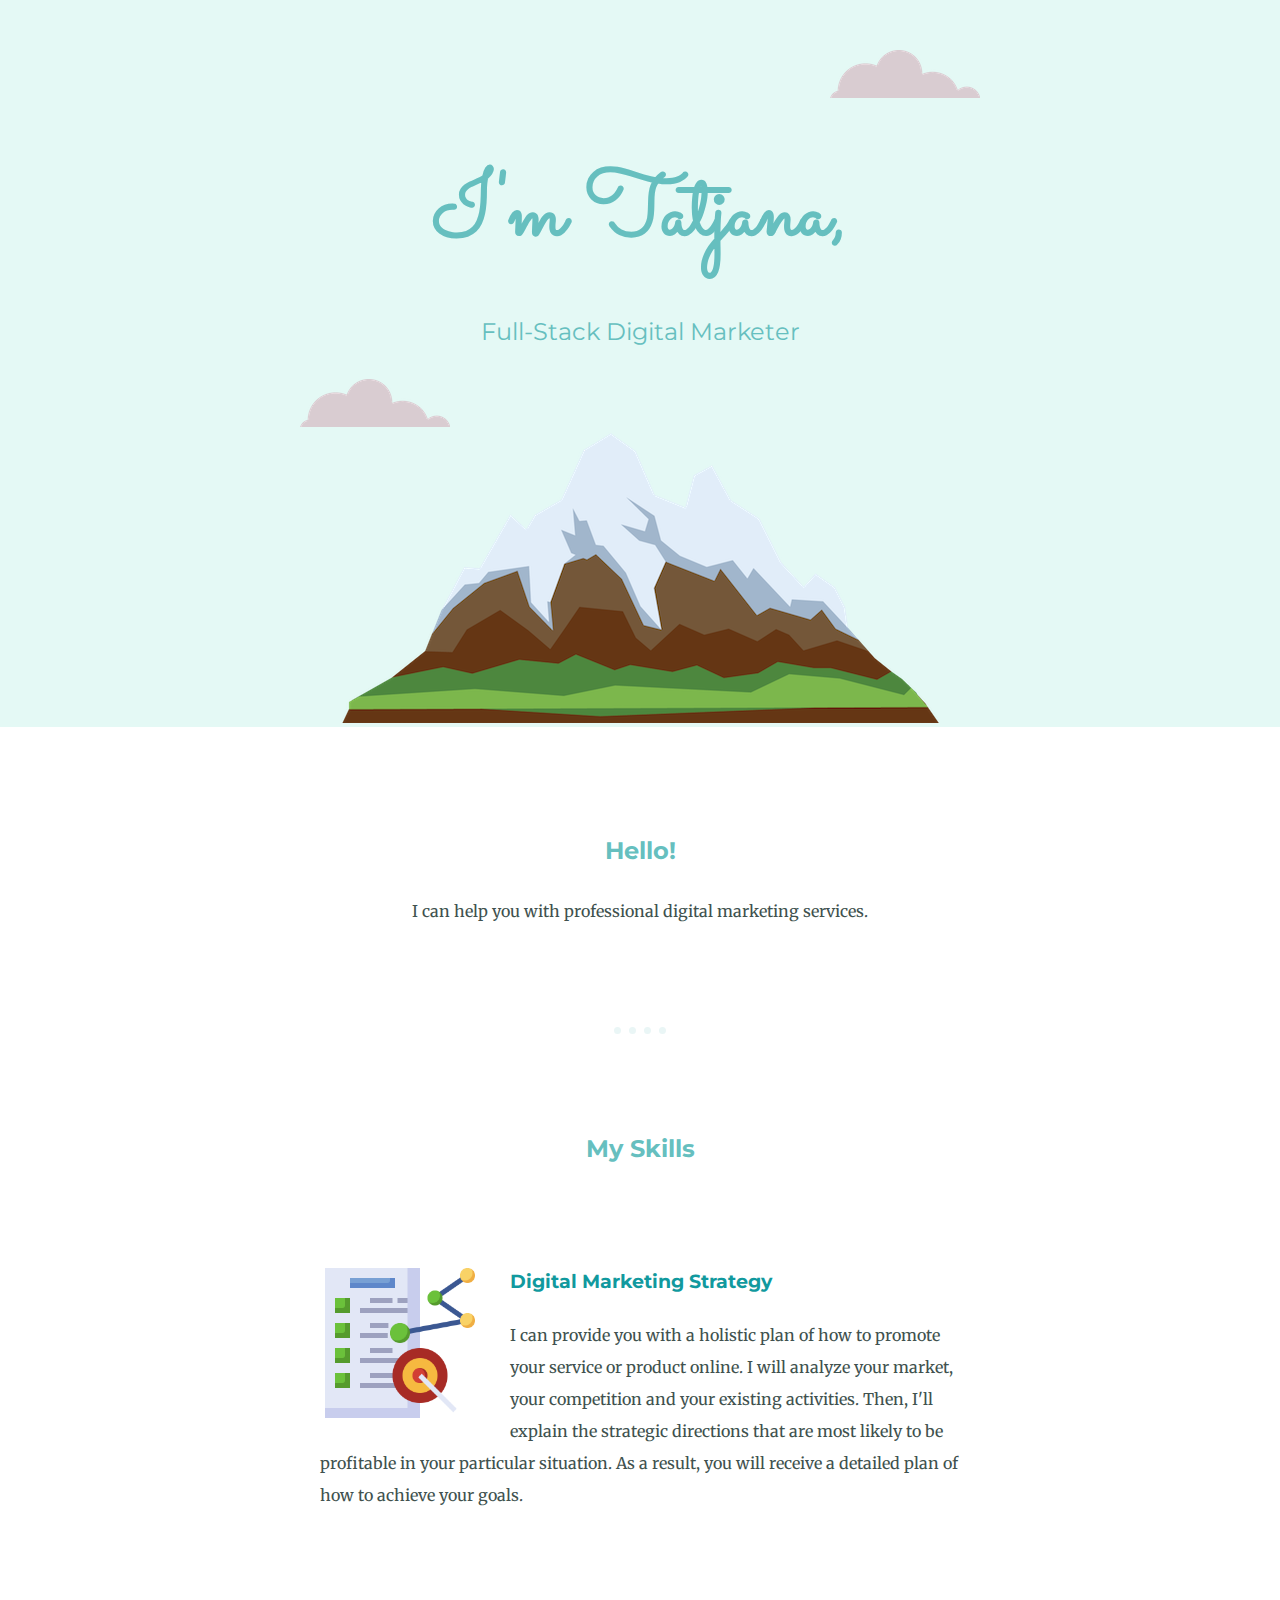
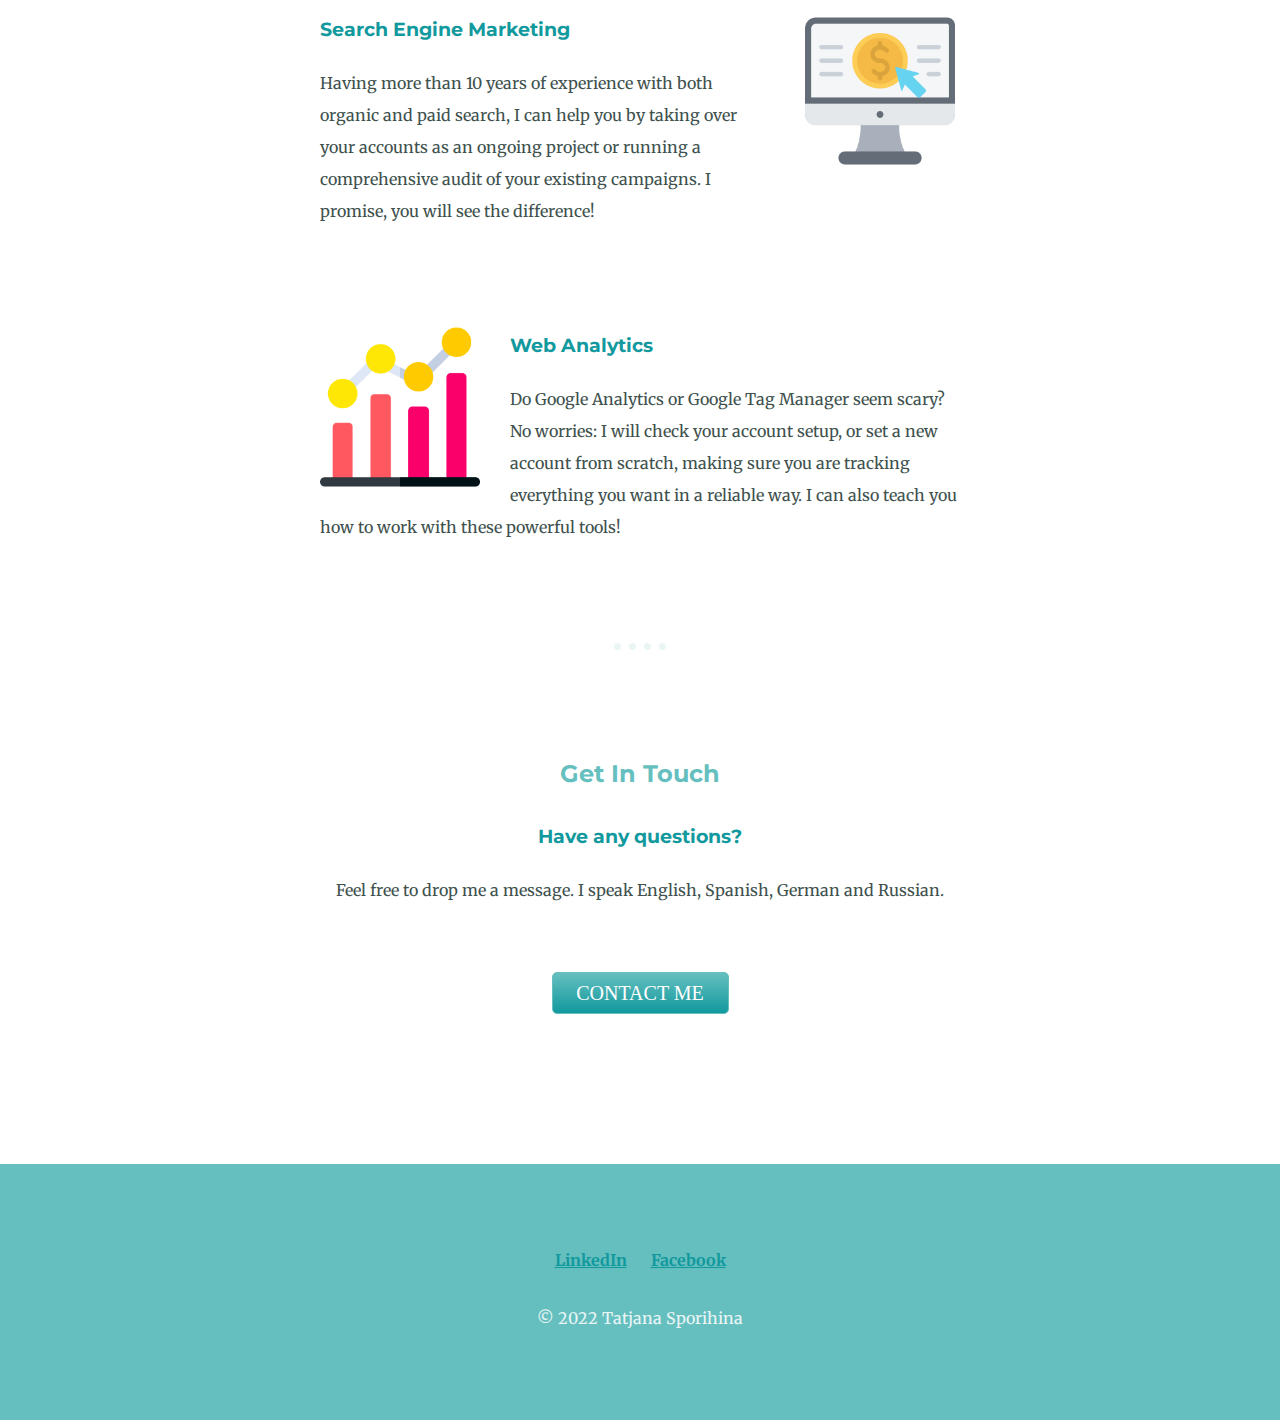
<file: HTML_1/index.html>
<!DOCTYPE html>
<html lang="en">
<head>
    <meta charset="UTF-8">
    <meta name="viewport" content="width=device-width, initial-scale=1.0">
    <meta http-equiv="X-UA-Compatible" content="ie=edge">
    <title>Tatjana Sporihina</title>
    <link href="<link rel="preconnect" href="https://fonts.googleapis.com">
<link rel="preconnect" href="https://fonts.googleapis.com">
<link rel="preconnect" href="https://fonts.gstatic.com" crossorigin>
<link href="https://fonts.googleapis.com/css2?family=Merriweather:ital,wght@0,300;0,400;0,700;1,300;1,400&family=Montserrat:wght@300;400;700&family=Parisienne&family=Sacramento&display=swap" rel="stylesheet">
<link rel="stylesheet" href="css/styles.css">
    <link rel="icon" href="favicon.ico">
</head>
<body>
<div class="top-container">

<img class="upper_cloud" src="Images/cloud.png" alt="cloud">


<h1>I'm Tatjana,</h1>

<h2 class="subtitle">Full-Stack Digital Marketer</h2>
<img class="bottom_cloud" src="Images/cloud.png" alt="cloud">
    <img src="Images/mountain.png" alt="cloud">

</div>

<div class="middle-container">
  <div class="profile">
    <!--img src="Images/Tatjana.png" alt="Tatjana Sporihina" height = 200-->
    <h2>Hello!</h2>
    <p>I can help you with professional digital marketing services. </p>
  </div>


  <hr>

  <div class="skills">
    <h2>My Skills</h2>

    <div class="skill-row">
      <img class="skill-img-odd" src="Images/plan.png" alt="">
      <h3>Digital Marketing Strategy </h3>
      <p>I can provide you with a holistic plan of how to promote your service or product online. I will analyze your market, your competition and your existing activities.
        Then, I'll explain the strategic directions that are most likely to be profitable in your particular situation. As a result, you will receive a detailed plan of how to achieve your goals.  </p>
    </div>

    <div class="skill-row">
      <img class="skill-img-even" src="Images/ppc.png" alt="">
      <h3>Search Engine Marketing</h3>
      <p>Having more than 10 years of experience with both organic and paid search, I can help you by taking over your accounts as an ongoing project or running a comprehensive audit of your existing campaigns.
        I promise, you will see the difference!</p>
    </div>

      <div class="skill-row">
      <img class="skill-img-odd" src="Images/data-analytics.png" alt="">
      <h3>Web Analytics</h3>
      <p>Do Google Analytics or Google Tag Manager seem scary? No worries: I will check your account setup, or set a new account from scratch, making sure you are tracking everything you want
      in a reliable way. I can also teach you how to work with these powerful tools!
      </p>
    </div>
</div>


  <hr>
  <div class="contact-me">
    <h2>Get In Touch</h2>
    <h3>Have any questions?</h3>
    <p>Feel free to drop me a message. I speak English, Spanish, German and Russian. </p>
    <a class="BUTTON_AAG" href="mailto:test@test.com"> CONTACT ME </a>
  </div>

</div>


<div class="bottom-container">
  <a class="footer-link" href="https://www.linkedin.com/in/tatjanasporihina/">LinkedIn</a>
    <a class="footer-link" href="">Facebook</a>
  <p class="copyright">© 2022 Tatjana Sporihina</p>
</div>




</body>
</html>
</file>
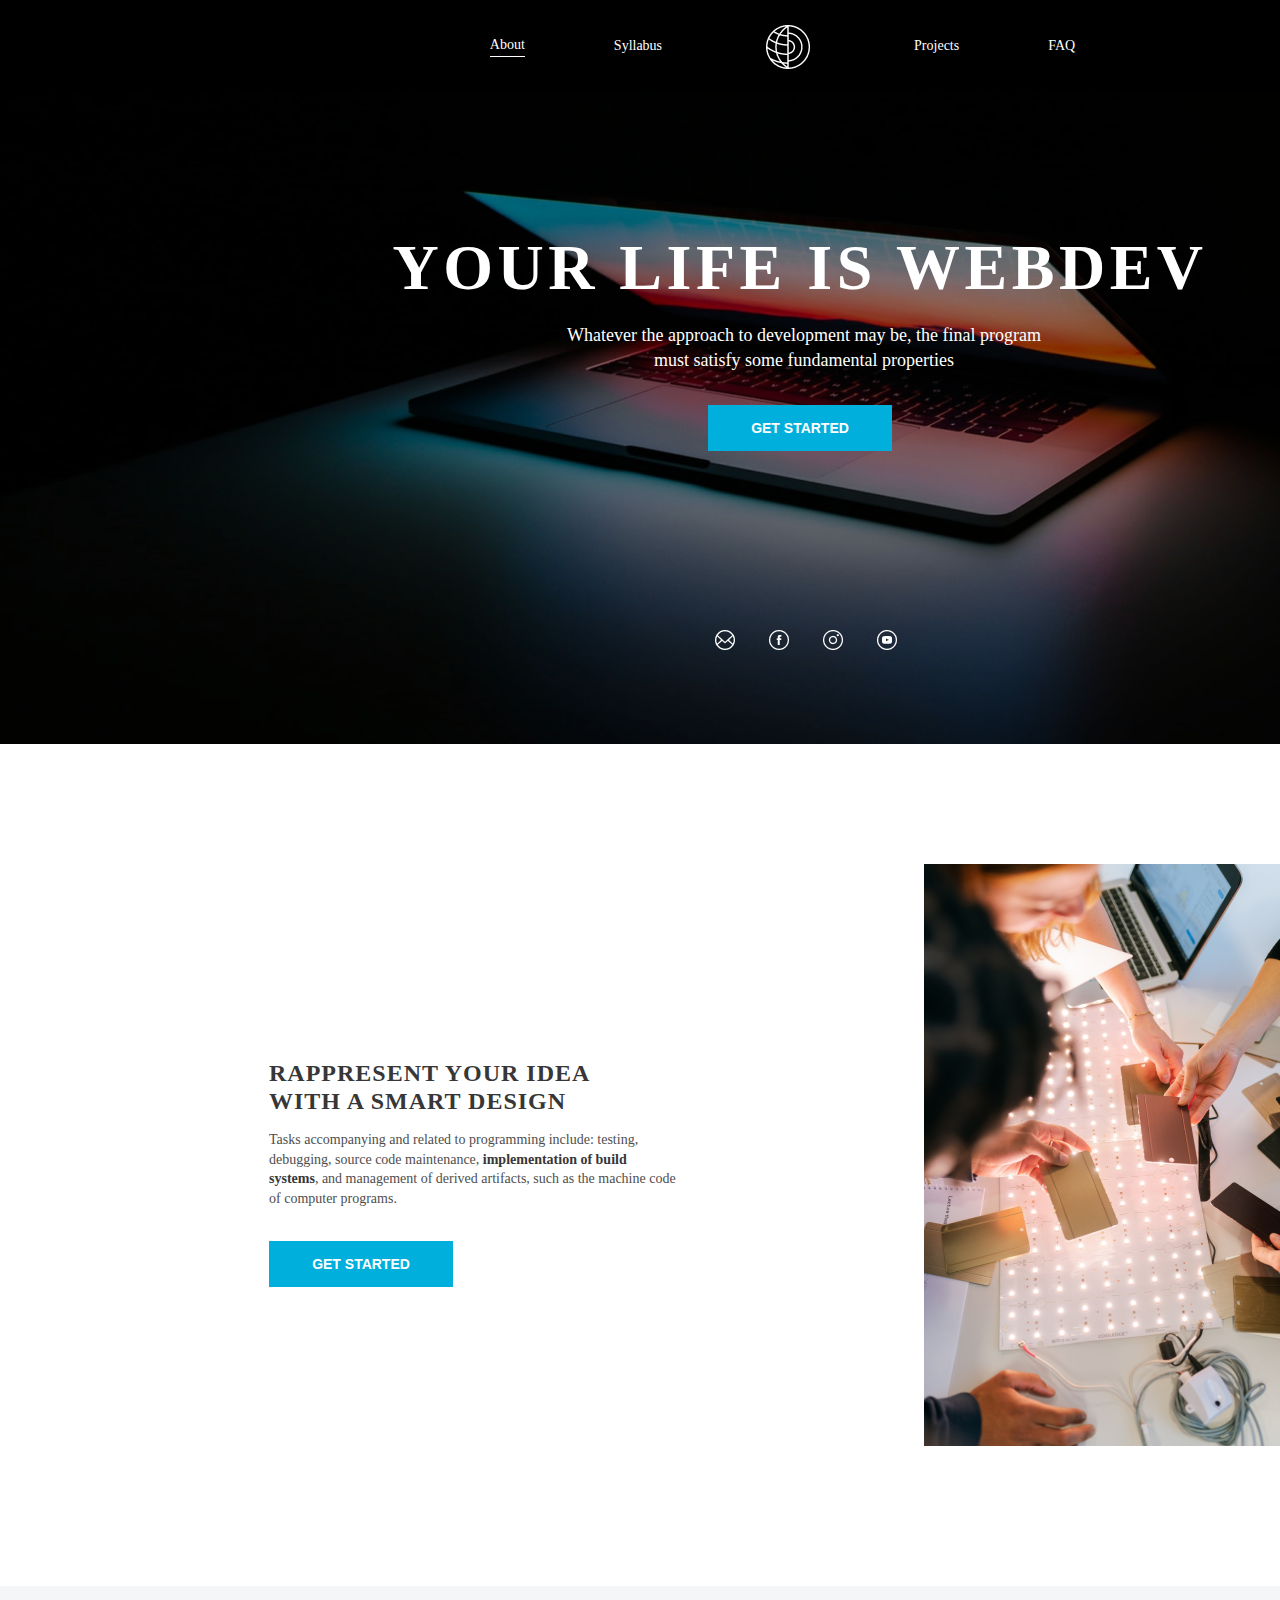
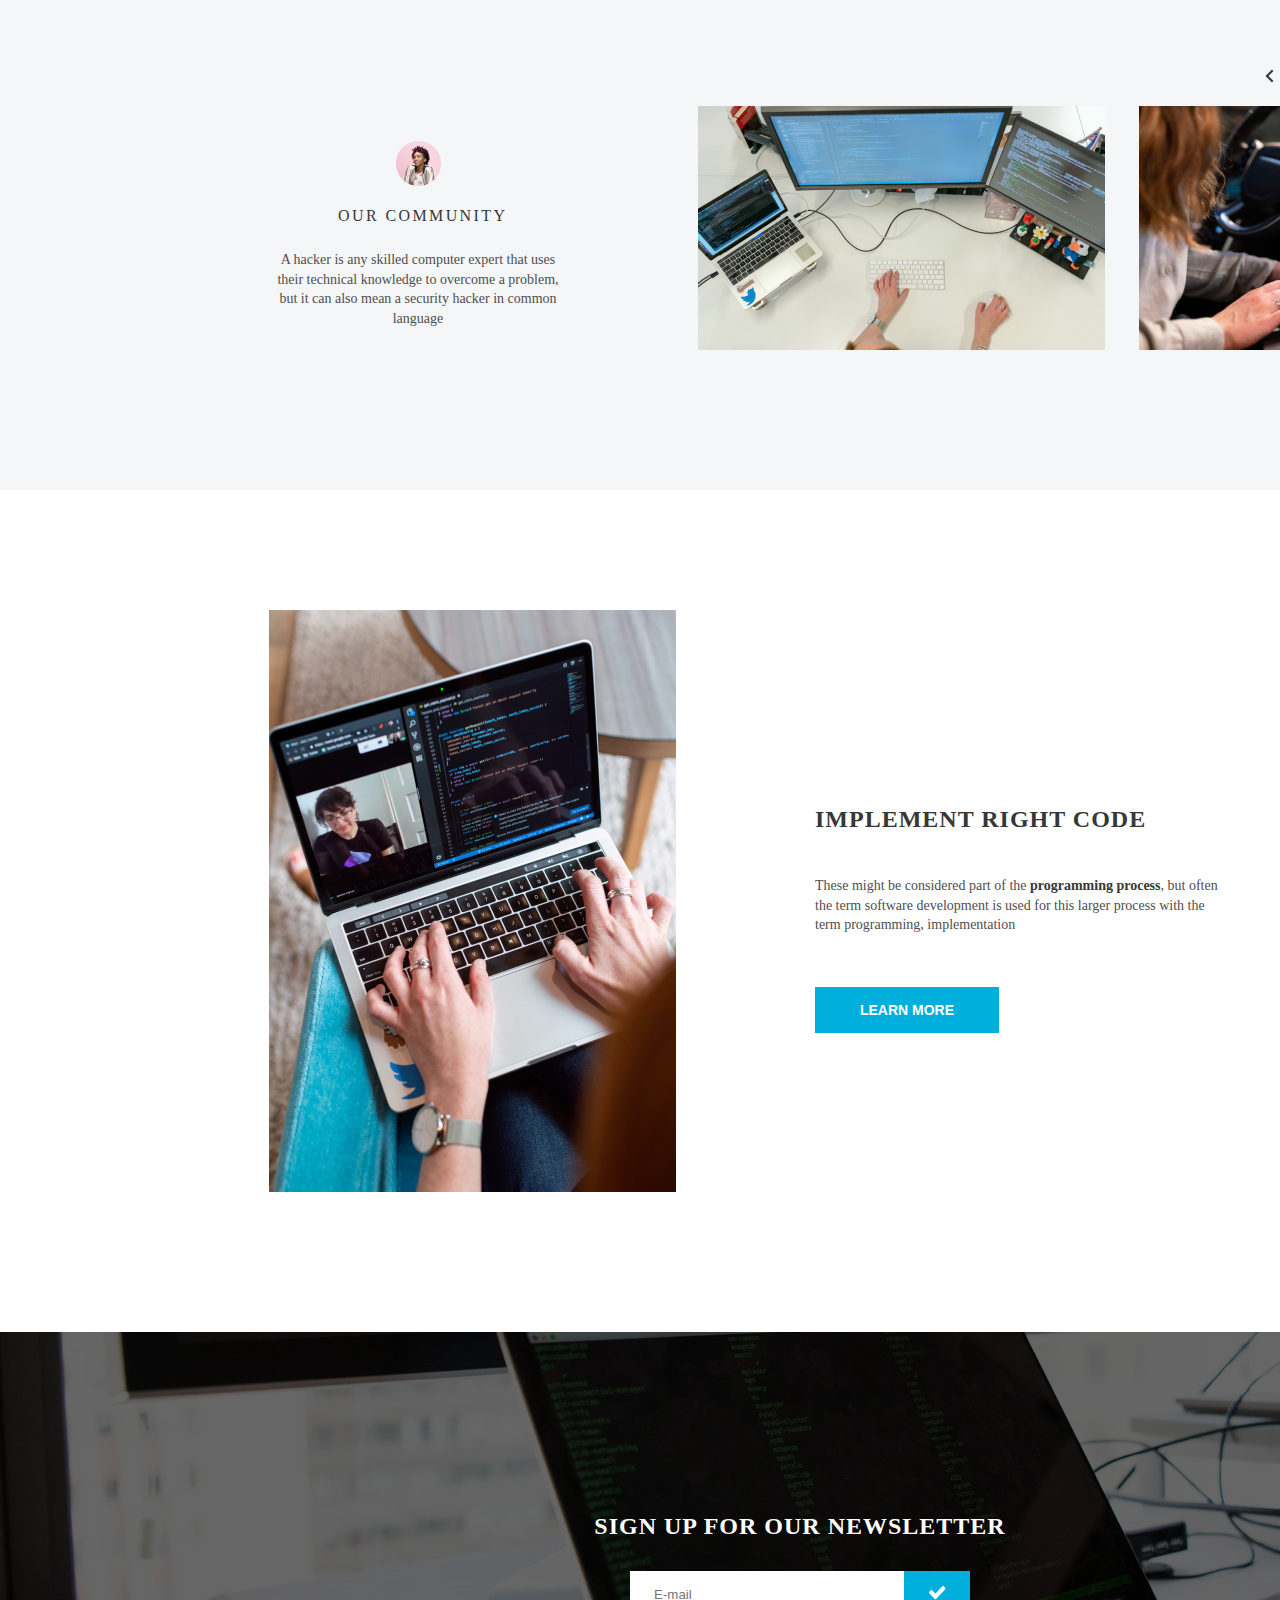
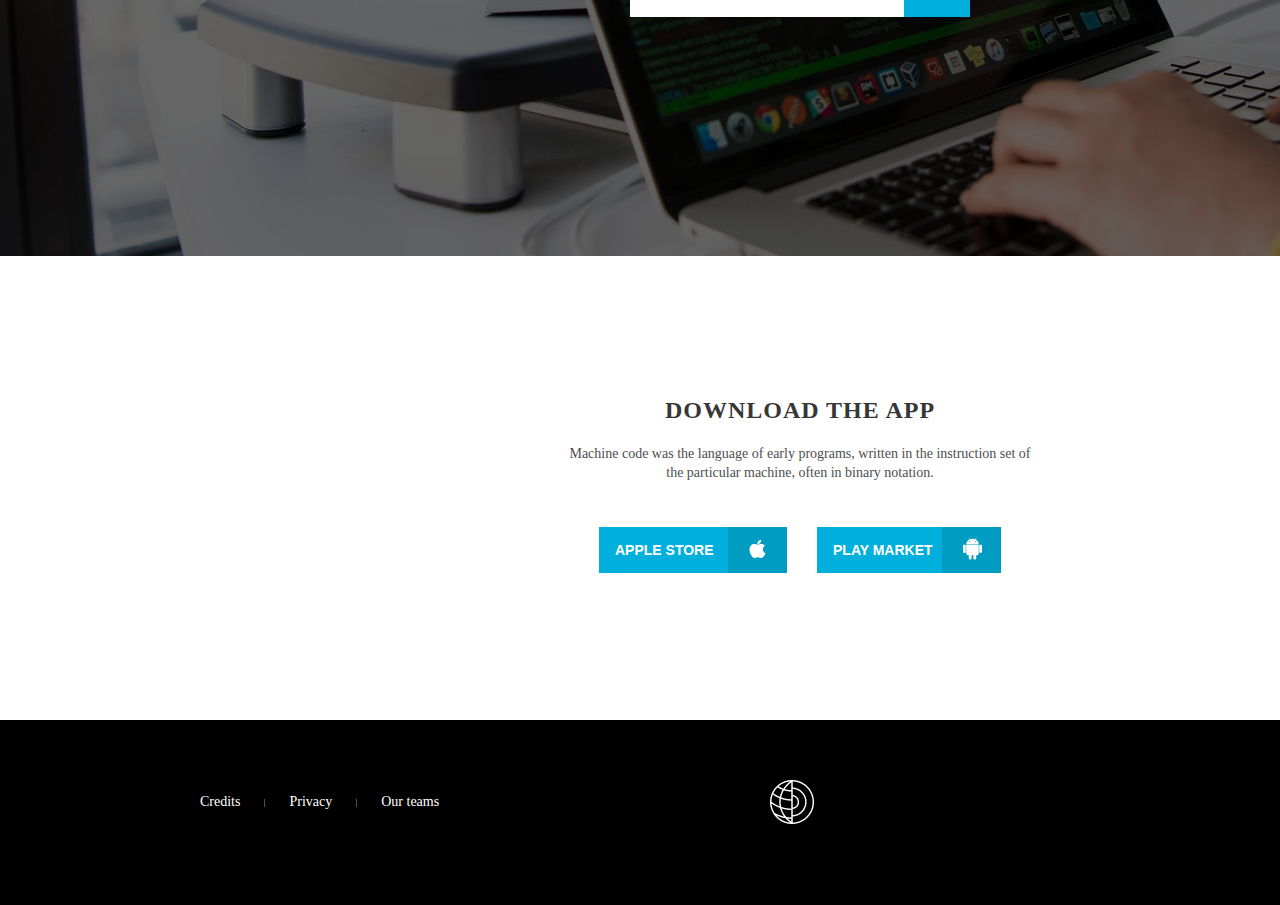
<file: HTML_2/index.html>
<!DOCTYPE html>
<html lang="en" dir="ltr">

<head>
  <meta charset="utf-8">
  <title>RSShool Website by Tatjana Sporihina</title>
  <link rel="stylesheet" href="css/styles.css">

</head>

<body>

  <!-- Header with the image-->
  <div class="bg-image-wrapper">
<img src="images/bg-image.png" alt="">
    <nav>
      <ul>
        <li><a href="#"><span class='underlined'>About</span></a></li>
        <li><a href="#">Syllabus</a></li>
        <li><a href="#"><img src="images/Vector.png" /> </a></li>
        <li><a href="#">Projects</a></li>
        <li><a href="#">FAQ</a></li>
      </ul>
    </nav>



    <ul class="socials">
      <li>
        <a href="#"><img src="images/mail_vector.png" /></a>
      </li>
      <li>
        <a href="#">
          <div class="ellipse">
            <img src="images/facebook_vector.png" />
            <img src="images/Ellipse 27.png" />
            </a>
  </div>
  </li>
  <li>
    <a href="#"><img src="images/instagram_vector.png" /></a>
  </li>
  <li>
    <a href="#">
    <div class="ellipse">
      <img src="images/tg_vector.png" />
      <img src="images/Ellipse 27.png" />
      </a>
  </li>

  </ul>

  <div class="headline">


    <h1>YOUR LIFE IS WEBDEV</h1>

    <p>
      Whatever the approach to development may be, the final program must satisfy some fundamental properties
    </p>
    <button type="button" name="button">GET STARTED</button>



  </div>

  </div>


  <!-- Block 2-->
  <div class="block">
    <h2 class="block1">Rappresent your idea with
      a smart Design</h2>
    <p class="block1">Tasks accompanying and related to programming include:
      testing, debugging, source code maintenance, <span class="p_bold"> implementation
        of build systems</span>, and management of derived artifacts, such as the machine code of computer programs. </p>

    <button type="button" name="button" class="block1">GET STARTED</button>

    <img src="images/content-image-1.png" alt="" class="right-img">

  </div>

  <!-- Block 3-->
  <div class="community block">

    <img class="logo" src="images/userpic.png" alt="">
    <h3>Our community </h3>
    <p class="block3">A hacker is any skilled computer expert that uses their technical knowledge to overcome a problem, but it can also mean a security hacker in common language</p>
    <div class="page_slider">
      <img src="images/arrow-left.png" alt="">
      <span>1</span>
      <span>/</span>
      <span>5</span>
      <img src="images/arrow-right.png"" alt="">
    </div>

    <div class =" slider">
      <img src="images/community1.png" alt="">
      <img src="images/community2.png" alt="">
      <img src="images/community3.png" alt="">
    </div>
  </div>


  <!-- Block 4-->
  <div class="block">
    <h2 class="block2">Implement right Code</h2>
    <p class="block2">These might be considered part of the <span class="p_bold"> programming process</span>, but often the term software development is used for this larger process with the term programming, implementation</p>
    <button type="button" name="button" class="block2">LEARN MORE</button>


    <img src="images/content-image-2.png" alt="" class="left-img">

  </div>

  <!-- Block 5-->

  <div class="signup">
    <img src="images/sign_up.png" />


    <h2>sign up for our newsletter</h2>

    <div class="emailok">
      <input type="email" class="email" name="" id="email" placeholder="E-mail" />
      <button type="button" name="button" class="ok"><img src="images/check-icon.png" /></button>

    </div>

  </div>

  <!--Block 6 -->

  <div class="download block">

    <div class="text">

      <h2>Download the App</h2>
      <p>
        Machine code was the language of early programs, written in the instruction set of the particular machine, often in binary notation.
      </p>

      <div class="download_buttons">
        <div class="apple">
          <button type="button" name="button" class="leftalign">APPLE STORE</button>
          <button type="button" name="button" class="app"><img src="images/apple.png" /></button>

        </div>
        <div class="apple">
          <button type="button" name="button" class="leftalign">PLAY MARKET</button>
          <button type="button" name="button" class="app"><img src="images/android.png" /></button>
        </div>
      </div>

    </div>


  </div>

  <!--Footer -->
  <div class="footer">

    <div class="footer_menu">

      <ul>
        <li>
          <a href="#">Credits</a>
        </li>
        <li>
          <img src="images/mnu-items-divider.png" alt="" />
        </li>
        <li>
          <a href="#">Privacy</a>
        </li>
        <li>
          <img src="images/mnu-items-divider.png" alt="" />
        </li>
        <li>
          <a href="#">Our teams</a>
        </li>
      </ul>
    </div>

    <a class="footer_logo" href="#"><img src="images/Vector.png" /> </a>

    <div class="copyright">
      by TonYem for RSS at 2020
    </div>

  </div>




</body>

</html>
</file>
<file: HTML_1/css/styles.css>
body {
    margin:0;
    text-align:center;
    font-family:'Merriweather', serif;

}

p {
    color:#40514E;
}


h1 {
    margin:50px auto 0 auto;
    font-family: 'Sacramento', cursive;
    font-size:5.625rem;
    color:#66BFBF
}

h2 {
    font-family: 'Montserrat', sans-serif;
    font-size:1.5rem;
    color:#66BFBF;

}

.subtitle {
    font-weight:normal;
    margin-top:2.17rem;

}


h3 {
    font-family: 'Montserrat', sans-serif;
    color:#11999E;
}


.top-container {
    background-color:#E4F9F5;
    position: relative;
    padding-top:100px;


}

.middle-container {
}

.bottom-container {
    background-color:#66BFBF;
    padding:70px;
    line-height:2;
}

.personal-img {
    position: absolute;
    left: 100px;
    top: 50px;
}

.bottom_cloud {
    position: absolute;
    left: 300px;
    bottom: 300px;
}

.upper_cloud {
    position: absolute;
    top:50px;
    right: 300px;
}

.footer-link {
    color:#11999E;
    display:inline-block;
    margin:10px;
    font-weight:bolder;

}


.skill-row {
    width:50%;
    margin:100px auto 100px auto;
    text-align: start;
    line-height:2;
}

.skill-img-odd {
    width:25%;
    float:left;
    margin-right:30px;
}

.skill-img-even {
    width:25%;
    float:right;
    margin-left:30px;
}

.profile {
    width:50%;
    margin:100px auto 100px auto;
    line-height:2;
}

hr {
    border-color: #EAF6F6;
    border-style: dotted none none;
    width:4%;
    border-width:7px;
    margin: 100px auto 100px auto;

}

.BUTTON_AAG {
   background: #66BFBF;
   background-image: -webkit-linear-gradient(top, #66BFBF, #11999E);
   background-image: -moz-linear-gradient(top, #66BFBF, #11999E);
   background-image: -ms-linear-gradient(top, #66BFBF, #11999E);
   background-image: -o-linear-gradient(top, #66BFBF, #11999E);
   background-image: -webkit-gradient(to bottom, #66BFBF, #11999E);
   -webkit-border-radius: 5px;
   -moz-border-radius: 5px;
   border-radius: 5px;
   height: 0;
   line-height: 0;
   color: #FFFFFF;
   font-family: Open Sans;
   width: 135px;
   font-size: 20px;
   padding: 20px;
   border: solid #66BFBF 1px;
   text-decoration: none;
   display: inline-block;
   cursor: pointer;
   text-align: center;
   margin: 50px auto 50px auto;
}

.BUTTON_AAG:hover {
   border: solid #11999E 1px;
   background: #11999E;
   background-image: -webkit-linear-gradient(top, #11999E, #66BFBF);
   background-image: -moz-linear-gradient(top, #11999E, #66BFBF);
   background-image: -ms-linear-gradient(top, #11999E, #66BFBF);
   background-image: -o-linear-gradient(top, #11999E, #66BFBF);
   background-image: -webkit-gradient(to bottom, #11999E, #66BFBF);
   -webkit-border-radius: 5px;
   -moz-border-radius: 5px;
   border-radius: 5px;
   text-decoration: none;
}

.contact-me {
    width:50%;
    margin:100px auto 100px auto;
    line-height:2;
}

.copyright {
    color:#EAF6F6;
}
</file>
<file: HTML_2/css/styles.css>
body {
  margin:0;
  font-family: Roboto;
  width:1600px;
  margin:auto;
}


.bg-image-wrapper{
  position:relative;
  height: 744px;
  width:100%;
  margin-top:0;
  background-size:100% auto;
  background-color: white;
  background-repeat: no-repeat;


}

.headline {
  position:absolute;
  margin:0;
  padding:0;
  top: 230px;
  width:100%;
  text-align:center;
  color:white;

}

h1 {
  margin:0;
  padding:0;
  font-size: 64px;
  font-weight: 700;
  line-height: 75px;
  letter-spacing: 4.5px;
  height: 75px;
}

.headline p{
  position:absolute;
  font-size: 18px;
  font-weight: 400;
  line-height: 25px;
  letter-spacing: 0;
  left:34.5%;
  width: 31.5%;
}

.underlined {
  display:inline-block;
  border-bottom:1px solid white;
  padding-bottom:1px;
}

nav ul li a img {
  padding:25px 15px 15px 15px;
}

nav {
  background-color:black;
  position: absolute;
  width:1600px;
  top: 0;
  z-index:15;

}

nav ul {
  text-align:center;
  margin:0;
  padding:0 0 0 50px;
}

nav ul li, .footer li{
  display:inline-block;
  padding:0;
  vertical-align: middle;
}
nav ul li a, .footer a {
  color: white;
  text-decoration: none;
  margin-right: 85px;
  font-size: 14px;
  font-weight: 500;
  line-height: 20px;
  letter-spacing: 0;
  text-align: left;
}

.socials {
  position:absolute;
  width:auto;
  left:685px;
  bottom:90px;
  padding:0;
  margin:0;
  text-align:center;
}

.ellipse {
  display: inline-flex;
  width:20px;
  height:20px;
}

.ellipse img{
  position:absolute;
}


.socials li {
  display:inline;
  padding-left: 30px;

}

.ellipse a{
  display:inline-flex;
  position:absolute;
  width:20px;
  height:20px;
  align-items:center;
  justify-content: center;
}

.ellipse:hover{
  cursor:pointer;
}

button {
  /*button styles*/
  width: 184px;
  height: 46px;
  background: #00AFDB;
  border:none;
  font-style: normal;
  font-weight: 700;
  font-size: 14px;
  line-height: 16px;
  text-align: center;
  text-transform: uppercase;
  color: #FFFFFF;
}

button:hover {
  background: #009CC2;
  cursor: pointer;

}

.headline button{
  /*specific to headline */
  position:relative;
  top:100px;
}

.block {
  height:842px;
  position:relative;
}

.community {
  height:504px;
  background-color:#F5F6F7;
  position:relative;


}

h2 {
  font-style: normal;
  font-weight: 700;
  font-size: 24px;
  line-height: 28px;
  letter-spacing: 1px;
  text-transform: uppercase;
  color: #373737;
  width: 367px;
  height: 57px;
  top:295px;
  position:absolute;
}

h3 {
  font-style: normal;
  font-weight: 500;
  font-size: 16px;
  line-height: 20px;
  display: flex;
  align-items: center;
  text-align: center;
  letter-spacing: 2.4px;
  text-transform: uppercase;
  color: #373737;
  position:absolute;
  left:338px;
  top:220px;
  margin:0;
}

.page_slider {
  position:absolute;
  top:82px;
  left:1250px;
  font-family: Roboto;
  font-size: 18px;
  font-weight: 400;
  line-height: 18px;
  letter-spacing: 0;
  text-align: right;

}

.block1 {
  position:absolute;
  left:269px;
}

.block2 {
  position:absolute;
  left:815px;
}

.block p {
  font-style: normal;
  font-weight: 400;
  font-size: 14px;
  line-height: 140%;
  color: #4E4E4E;
}

p.block1 {
  position: absolute;
  width: 407px;
  height: 80px;
  top:372px;
}

p.block2  {
  position: absolute;
  width: 407px;
  height: 60px;
  top:372px;
  right:378px;
}

.block3 {
  position: absolute;
  width: 298px;
  height: 80px;
  left:269px;
  top: 250px;
  text-align:center;
}

button.block1 {
  position: absolute;
  top:497px;
}

button.block2 {
  position: absolute;
  top:497px;
  right:605px;
}

.slider{
  position:absolute;
  top:120px;
  right:0;
  overflow:hidden;
}

.page_slider img:hover {
  cursor:pointer;
}

.page_slider img{
  margin: 0 15.34px 0 15.34px;
}

.p_bold {
  color:#373737;
  font-weight: bold;
}

.right-img, .left-img {
  position:absolute;
  top:120px;
}

.right-img {
  right: 269px;
}

.left-img {
  left:269px;
}

.logo {
  position:absolute;
  left:396px;
  top:155px;
}
.slider img {
  padding-left:30px;
}

.signup{
  position:relative;
  display:flex;
  align-items: center;
  justify-content: center;

}


.signup h2{
  color:white;
  width:auto;
  position:absolute;
  top:160px;
}

.email {
  position: relative;
  width: 316px;
  height: 46px;
  background: #FFFFFF;
  border-radius: 0;
  border:0;
  padding:0 0 0 24px;
}

.emailok{
  position:absolute;
}

.ok {
  padding:0;
  border:0;
  position:absolute;
  right:0;
  width:66px;
  height:46px;
}

.download{
  height:464px;
  position:relative;
}

.text {
  position:absolute;
  text-align:center;
  width:480px;
  left:560px;
  top:120px;
}

.text h2{
  width:auto;
  height:auto;
  position:relative;
  top:auto;

}

.download_buttons {
  position:relative;
  top:30px;
}

.apple {
  position:relative;
  display:inline;
  margin-left:15px;
  margin-right:15px;
  text-align:left;

}
.app {
  position:absolute;
  width:59px;
  background-color: #009CC2;
  right:0;
;
}

.leftalign {
  text-align:left;
  padding-left:16px;
}


.footer {
  height:185px;
  background-color:black;
  position:relative;
}

.footer_logo{
  position:absolute;
  left:770px;
  top:60px;
}

.footer_menu{
  top:56px;
  position:absolute;
  left:140px;
}

.footer li a{
  margin:0 20px 0 20px;
}

.copyright {
  font-style: normal;
  font-weight: 400;
  font-size: 14px;
  line-height: 140%;
  text-align: center;
  color: #818181;
  top:73px;
  position:absolute;
  right:160px;
}
</file>
